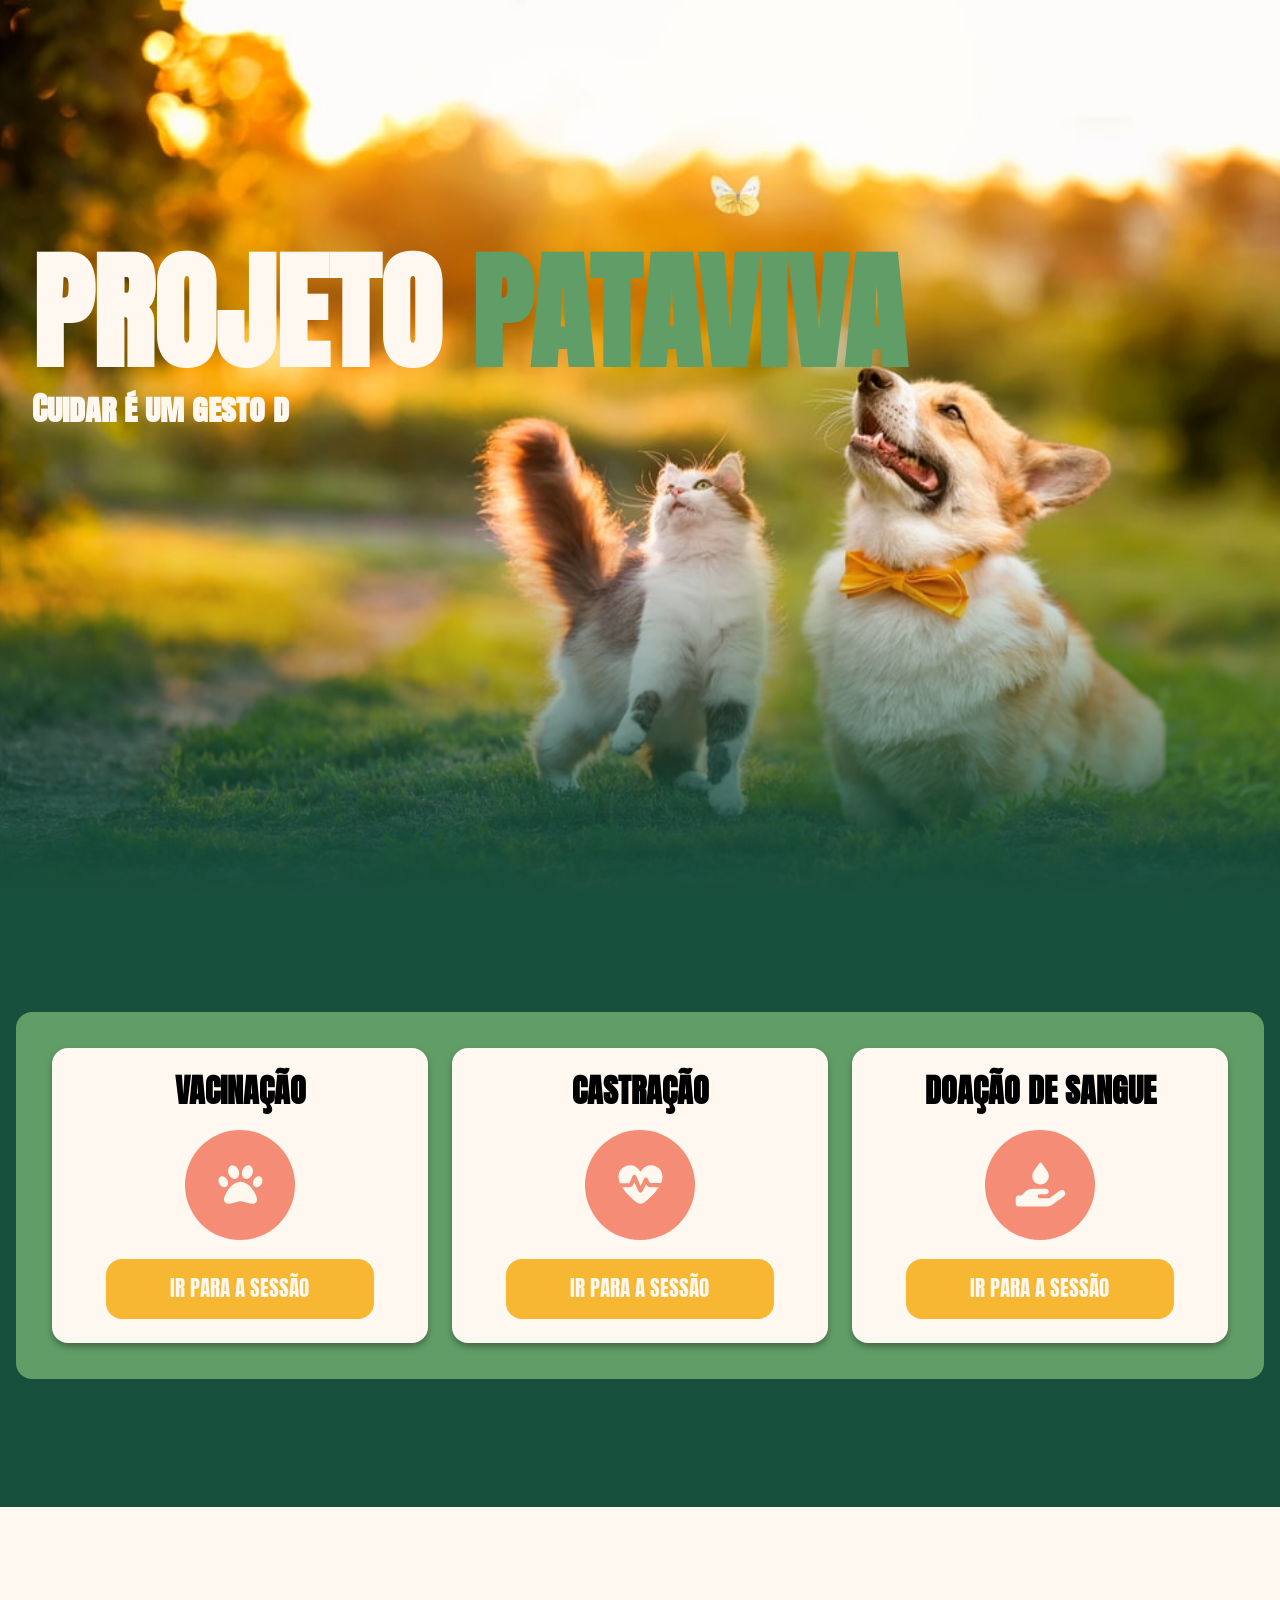
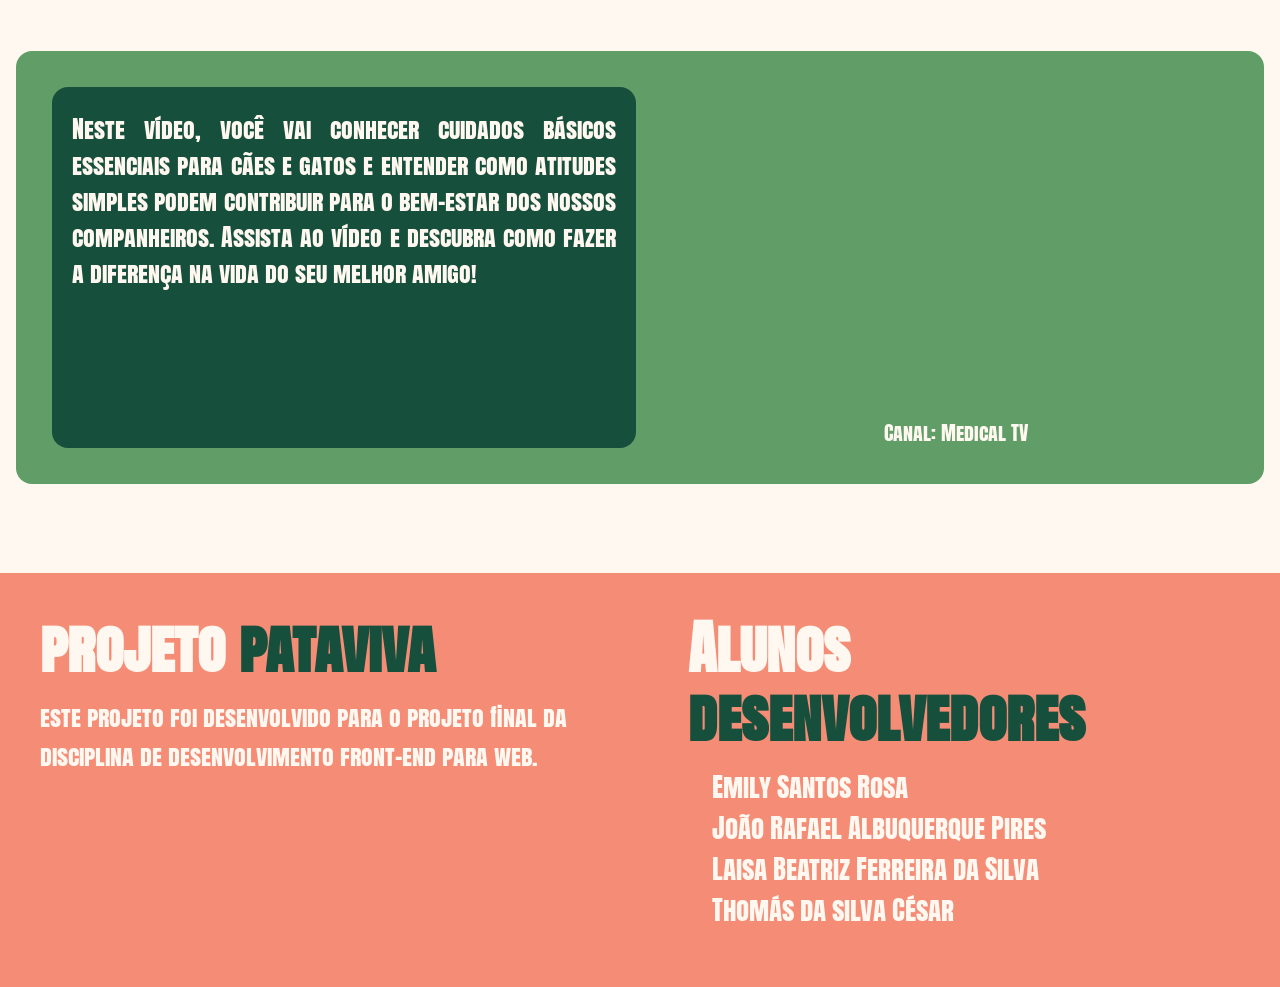
<file: index.html>
<!DOCTYPE html>
<html lang="pt-BR">
<head>
    <meta charset="UTF-8">
    <meta name="viewport" content="width=device-width, initial-scale=1.0">
    <link rel="stylesheet" href="/css/index.css">
    <title>Pataviva</title>
</head>
<body>

    <section id="banner">
        <div class="banner">
            <h1>projeto <strong>pataviva</strong></h1>
            <h3 class="texto-animado">Cuidar é um gesto de amor. Proteger é um compromisso.</h3>
        </div>
    </section>

    <section id="sessoes">
        <div class="container-sessao">
            <h1 class="texto-animado">Saiba as principais maneiras de cuidar do seu Pet!</h1>
            <div class="painel-cards">
                <div class="card-vacinacao">
                    <h3>Vacinação</h3>
                    <div class="circulo-card"></div>
                    <div class="botao-sessao">
                        <a href="/pages/vacinacao.html">ir para a sessão</a>
                    </div>
                </div>
                <div class="card-castracao">
                    <h3>Castração</h3>
                    <div class="circulo-card"></div>
                    <div class="botao-sessao">
                        <a href="/pages/castracao.html">ir para a sessão</a>
                    </div>
                </div>
                <div class="card-doacao">
                    <h3>doação de sangue</h3>
                    <div class="circulo-card"></div>
                    <div class="botao-sessao">
                        <a href="/pages/doacao.html">ir para a sessão</a>
                    </div>
                </div>
            </div>
        </div>
    </section>

    <section id="video">
        <h1 class="texto-animado">Cuidar é proteger seu melhor amigo!</h1>
        <div class="container-video">
            <div class="card-texto">
                <p>Neste vídeo, você vai conhecer cuidados básicos essenciais para cães e gatos e entender como atitudes simples podem contribuir para o bem-estar dos nossos companheiros. Assista ao vídeo e descubra como fazer a diferença na vida do seu melhor amigo!</p>
            </div>
            <div class="card-video">
                <iframe src="https://www.youtube.com/embed/X2qbrrYsVKo" title="Cuidados básicos para cães e gatos" allowfullscreen></iframe>
            </div>
        </div>
    </section>
    
    <footer>
        <div class="footer-box">
            <h3>projeto <strong>pataviva</strong></h3>
            <p>este projeto foi desenvolvido para o projeto final da disciplina de desenvolvimento front-end para web.</p>
        </div>
        <div class="footer-box">
            <h3>Alunos <strong>desenvolvedores</strong></h3>
            <ul>
                <li>Emily Santos Rosa</li>
                <li>João Rafael Albuquerque Pires</li>
                <li>Laisa Beatriz Ferreira da Silva</li>
                <li>Thomás da silva César</li>
            </ul>
        </div>
    </footer>
    <script src="/js/script.js"></script>
</body>
</html>
</file>
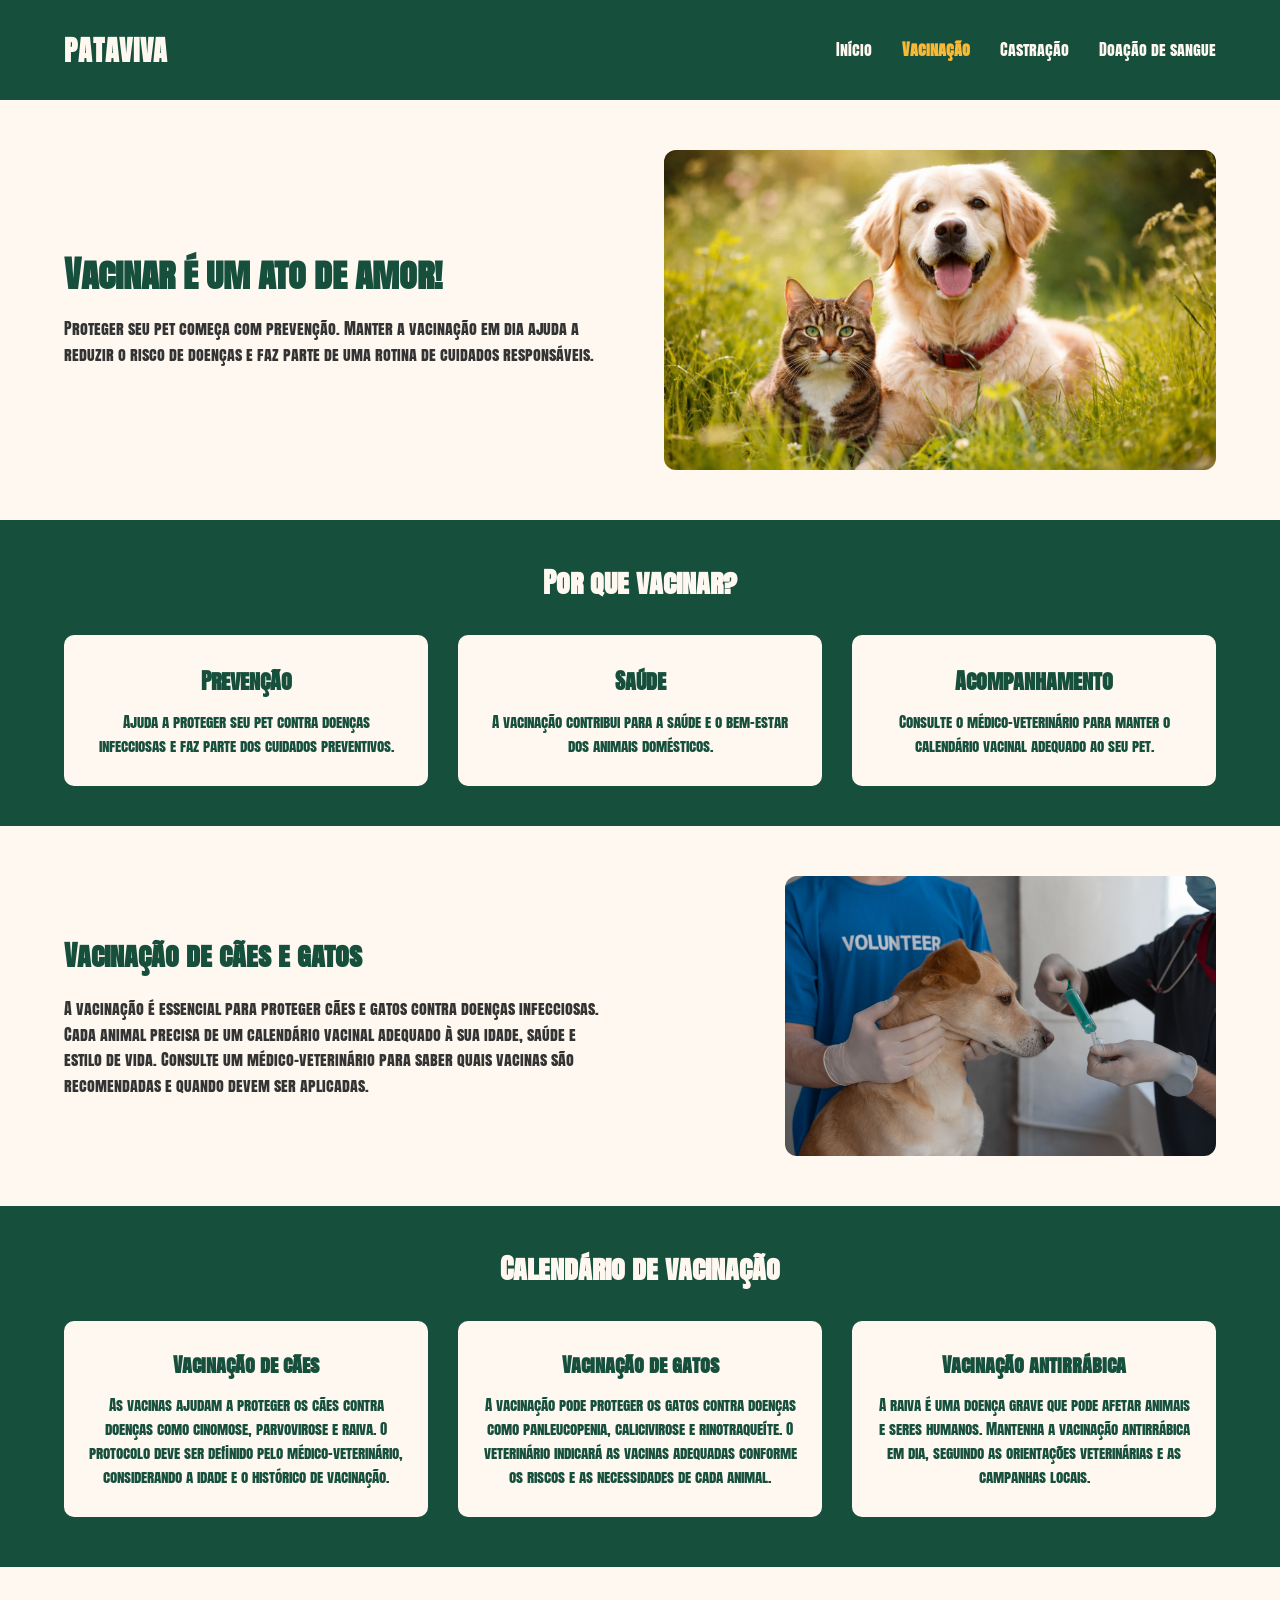
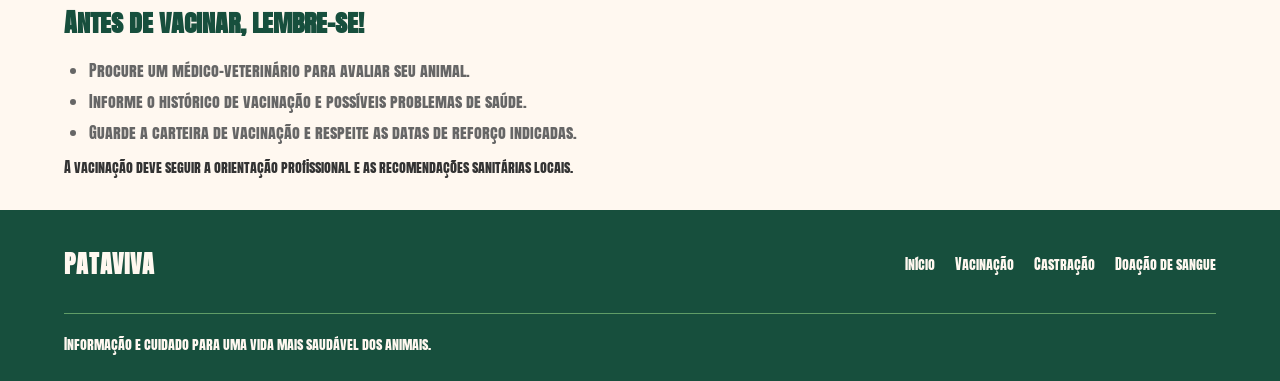
<file: pages/vacinacao.html>
<!DOCTYPE html>
<html lang="pt-BR">
<head>
    <meta charset="UTF-8">
    <meta name="viewport" content="width=device-width, initial-scale=1.0">
    <title>Pataviva - Vacinação</title>
    <link rel="stylesheet" href="../css/vacinacao.css">
</head>
<body>
    <header id="cabecalho" class="cabecalho">
        <a href="../index.html" class="cabecalho__logo">PATAVIVA</a>
        
        <nav class="navegacao" aria-label="Navegação principal">
            <ul class="navegacao__lista">
                <li class="navegacao__item">
                    <a href="../index.html" class="navegacao__link">Início</a>
                </li>

                <li class="navegacao__item">
                    <a href="./vacinacao.html"
                       class="navegacao__link navegacao__link--ativo"
                       aria-current="page">
                        Vacinação
                    </a>
                </li>

                <li class="navegacao__item">
                    <a href="./castracao.html" class="navegacao__link">
                        Castração
                    </a>
                </li>

                <li class="navegacao__item">
                    <a href="./doacao.html" class="navegacao__link">
                        Doação de sangue
                    </a>
                </li>
            </ul>
        </nav>
    </header>
    
    <main>
        <section id="banner-principal" class="banner">
            <div class="banner__conteudo">
                <h1 class="banner__titulo">
                    Vacinar é um ato de amor!
                </h1>

                <p class="banner__descricao">
                    Proteger seu pet começa com prevenção. Manter a vacinação
                    em dia ajuda a reduzir o risco de doenças e faz parte de
                    uma rotina de cuidados responsáveis.
                </p>
            </div>

            <div class="banner__imagem-container">
                <img
                src="../img/pets-hero.jpg" 
                alt="Cão e gato juntos na grama"
                class="banner__imagem"
                width="580"
                height="387"
                >
            </div>
        </section>
    
    <section id="por-que-vacinar" class="beneficios">
        <div class="beneficios__container">
            <h2 class="beneficios__titulo">
                Por que vacinar?
            </h2>

            <div class="beneficios__lista">
                <article class="beneficio-card">
                    <h3 class="beneficio-card__titulo">
                        Prevenção
                    </h3>

                    <p class="beneficio-card__descricao">
                        Ajuda a proteger seu pet contra doenças infecciosas e faz parte dos cuidados preventivos.
                    </p>
                </article>

                <article class="beneficio-card">
                    <h3 class="beneficio-card__titulo">
                        Saúde
                    </h3>

                    <p class="beneficio-card__descricao">
                        A vacinação contribui para a saúde e o bem-estar dos animais domésticos.
                    </p>
                </article>
                
                <article class="beneficio-card">
                    <h3 class="beneficio-card__titulo">
                        Acompanhamento
                    </h3>

                    <p class="beneficio-card__descricao">
                        Consulte o médico-veterinário para manter o calendário vacinal adequado ao seu pet.
                    </p>
                </article>
            </div>
        </div>
    </section>

    <section id="vacinacao-pets" class="vacinacao-pets">
        <div class="vacinacao-pets__conteudo">
            <h2 class="vacinacao-pets__titulo">
                Vacinação de cães e gatos
            </h2>

            <p class="vacinacao-pets__descricao">
                A vacinação é essencial para proteger cães e gatos contra
                doenças infecciosas. Cada animal precisa de um calendário
                vacinal adequado à sua idade, saúde e estilo de vida.
                Consulte um médico-veterinário para saber quais vacinas
                são recomendadas e quando devem ser aplicadas.
            </p>
        </div>

        <div class="vacinacao-pets__imagem-container">
            <img 
            src="../img/vacinacao-cao.jpg" 
            alt="Cachorro recebendo uma vacina em uma clínica veterinária"
            class="vacinacao-pets__imagem"
            width="431"
            height="287"
            >
        </div>
    </section>

    <section id="calendario-vacinacao" class="calendario">
        <div class="calendario__container">
            <h2 class="calendario__titulo">
                Calendário de vacinação
            </h2>

            <div class="calendario__lista">
                <article class="calendario-card">
                    <h3 class="calendario-card__titulo">
                        Vacinação de cães
                    </h3>

                    <p class="calendario-card__descricao">
                        As vacinas ajudam a proteger os cães contra doenças
                        como cinomose, parvovirose e raiva. O protocolo deve
                        ser definido pelo médico-veterinário, considerando
                        a idade e o histórico de vacinação.
                    </p>
                </article>

                <article class="calendario-card">
                    <h3 class="calendario-card__titulo">
                        Vacinação de gatos
                    </h3>

                    <p class="calendario-card__descricao">
                        A vacinação pode proteger os gatos contra doenças
                        como panleucopenia, calicivirose e rinotraqueíte.
                        O veterinário indicará as vacinas adequadas conforme
                        os riscos e as necessidades de cada animal.
                    </p>
                </article>

                <article class="calendario-card">
                    <h3 class="calendario-card__titulo">
                        Vacinação antirrábica
                    </h3>

                    <p class="calendario-card__descricao">
                        A raiva é uma doença grave que pode afetar animais
                        e seres humanos. Mantenha a vacinação antirrábica
                        em dia, seguindo as orientações veterinárias e as
                        campanhas locais.
                    </p>
                </article>
            </div>
        </div>
    </section>

    
    <section id="cuidados-vacinacao" class="cuidados">
        <div class="cuidados__container">
            <h2 class="cuidados__titulo">
                Antes de vacinar, lembre-se!
            </h2>

            <ul class="cuidados__lista">
                <li>
                    Procure um médico-veterinário para avaliar seu animal.
                </li>
                <li>
                    Informe o histórico de vacinação e possíveis problemas de saúde.
                </li>
                <li>
                    Guarde a carteira de vacinação e respeite as datas de reforço indicadas.
                </li>
            </ul>

            <p class="cuidados__descricao">
                A vacinação deve seguir a orientação profissional e as recomendações sanitárias locais.
            </p>
        </div>
    </section>

    </main>

    <footer id="rodape" class="rodape">
        <div class="rodape__container">
            <a href="../index.html" class="rodape__logo">
                PATAVIVA
            </a>
            
            <nav class="rodape__navegacao" aria-label="Navegação do rodapé">
                <ul class="rodape__lista">
                    <li class="rodape__item">
                        <a href="../index.html" class="rodape__link">Início</a>
                    </li>
                    
                    <li class="rodape__item">
                        <a href="./vacinacao.html" class="rodape__link" aria-current="page">Vacinação</a>
                    </li>

                    <li class="rodape__item">
                        <a href="./castracao.html" class="rodape__link">Castração</a>
                    </li>

                    <li class="rodape__item">
                        <a href="./doacao.html" class="rodape__link">Doação de sangue</a>
                    </li>
                </ul>
            </nav>
        </div>

        <div class="rodape__base">
            <p class="rodape__descricao">
                Informação e cuidado para uma vida mais saudável dos animais.
            </p>
        </div>
    </footer>
</body>
</html>
</file>
<file: css/index.css>
@import url('https://fonts.googleapis.com/css2?family=Anton+SC:wght@400&display=swap');

:root {
    --amarelo: #F7B733;
    --verde-claro: #609D67;
    --verde-escuro: #174F3D;
    --coral: #F58C76;
    --creme: #FFF8F0;
    --branco: #FFFFFF;
    --preto: #000000;
}

* {
    margin: 0;
    padding: 0;
    box-sizing: border-box;
}

body {
    font-family: 'Anton SC', sans-serif;
    background-color: var(--creme);
    color: var(--preto);
}

section {
    width: 100%;
    height: auto;
    margin: auto;
    position: relative;
    overflow: hidden;
}

.banner {
    height: 100vh;
    background-image:
        linear-gradient(
            to bottom,
            transparent 60%,
            var(--verde-escuro) 100%
        ),
        url("../assets/icons/foto-gato-cachorro.jpg");
    background-size: cover;
    background-position: center center;
    display: flex;
    flex-direction: column;
    justify-content: center;
    align-items: flex-start;
    padding: clamp(1rem, 2rem, 2rem);
    padding-bottom: 250px;
}


.banner h1 {
    font-size: clamp(3vw, 10vw, 10vw);
    line-height: 1;
    text-transform: uppercase;
    color: var(--creme);
}

.banner h1 strong {
    color: var(--verde-claro);
}

.banner h3 {
    max-width: 55%;
    margin-top: 0.5rem;
    font-size: clamp(1rem, 2.5rem, 2rem);
    line-height: 1.5;
    color: var(--creme);
}

#sessoes {
    background-color: var(--verde-escuro);
    padding: clamp(2.5rem, 6rem, 5rem) 1rem clamp(4rem, 9rem, 8rem);
}

.container-sessao {
    margin: 0 auto;
}

.container-sessao h1 {
    text-align: center;
    text-transform: uppercase;
    font-size: clamp(2.2rem, 5rem, 5.4rem);
    color: var(--creme);
    margin-bottom: 2rem;
}

.painel-cards {
    display: grid;
    grid-template-columns: repeat(3, minmax(0, 1fr));
    gap: 1.5rem;
    padding: 2.25rem;
    background-color: var(--verde-claro);
    border-radius: 16px;
}

.card-vacinacao,
.card-castracao,
.card-doacao {
    display: flex;
    flex-direction: column;
    align-items: center;
    justify-content: space-between;
    gap: 1.5vw;
    padding: 1.5rem 1.25rem;
    background-color: var(--creme);
    border-radius: 16px;
    box-shadow: 0 4px 6px rgba(0, 0, 0, 0.3);
}

.card-vacinacao h3,
.card-castracao h3,
.card-doacao h3 {
    display: flex;
    align-items: center;
    justify-content: center;
    text-align: center;
    text-transform: uppercase;
    font-size: clamp(1.5rem, 2rem, 2.2rem);
    line-height: 1.2;
    color: var(--preto);
}

.circulo-card {
    width: clamp(90px, 110px, 120px);
    aspect-ratio: 1 / 1;
    border-radius: 50%;
    background-color: var(--coral);
    background-repeat: no-repeat;
    background-position: center;
    background-size: 50%;
}

.card-vacinacao .circulo-card {
    background-image: url("../assets/icons/paw-solid-full.svg");
}

.card-castracao .circulo-card {
    background-image: url("../assets/icons/heart-pulse-solid-full.svg");
}

.card-doacao .circulo-card {
    background-image: url("../assets/icons/hand-holding-droplet-solid-full.svg");
}

.botao-sessao {
    width: 80%;
    background-color: #F7B733;
    border-radius: 16px;
    transition: transform 0.3s ease;
}

.botao-sessao a {
    display: block;
    width: 100%;
    padding: 0.9rem 0.5rem;
    text-align: center;
    text-transform: uppercase;
    font-size: clamp(1rem, 1.3rem, 1.3rem);
    color: var(--creme);
    text-decoration: none;
    border-radius: 10px;
}

.botao-sessao:hover {
    transform: scale(0.9);
}

#video {
    background-color: var(--creme);
    padding: clamp(2.5rem, 5rem, 5rem) 1rem clamp(3rem, 7vw, 6rem);
}

#video h1 {
    text-align: center;
    font-size: clamp(2.2rem, 5.4rem, 5.4rem);
    line-height: 1.3;
    color: var(--coral);
    margin: 0 auto clamp(2rem, 5vw, 4.5rem);
}

.container-video {
    display: flex;
    align-items: stretch;
    gap: 3rem;
    max-width: 100%;
    margin: 0 auto;
    padding: clamp(1rem, 2.5rem, 2.25rem);
    background-color: var(--verde-claro);
    border-radius: 16px;
}

.card-texto {
    flex: 1 1 0;
    padding: 1.5rem 1.25rem;
    background-color: var(--verde-escuro);
    border-radius: 16px;
}

.card-texto p {
    text-align: justify;
    font-size: clamp(1rem, 1.5rem, 1.5rem);
    line-height: 1.5;
    color: var(--creme);
}

.card-video {
    flex: 1 1 0;
    display: flex;
    flex-direction: column;
    justify-content: space-between;
    gap: 1.5rem;
}

.card-video iframe {
    width: 100%;
    aspect-ratio: 16 / 9;
    border: 0;
    border-radius: 16px;
}

.card-video::after {
    content: "Canal: Medical TV";
    text-align: center;
    font-size: clamp(1.1rem, 1.6vw, 1.6rem);
    color: var(--creme);
}

footer {
    display: grid;
    grid-template-columns: 1fr 1fr;
    gap: 2rem clamp(2rem, 6rem, 6rem);
    padding: clamp(1.5rem, 3rem, 2.5rem) clamp(1rem, 2.5rem, 3rem) clamp(2.5rem, 3.5rem, 4.5rem);
    background-color: var(--coral);
    color: var(--creme);
}

.footer-box h3 {
    font-size: clamp(2rem, 3.6rem, 3.6rem);
    line-height: 1.2;
    margin-bottom: 1rem;
    color: var(--creme);
}

.footer-box h3 strong {
    color: var(--verde-escuro);
}

.footer-box p {
    font-size: clamp(1rem, 1.5rem, 1.5rem);
    line-height: 1.6;
}

.footer-box ul {
    list-style: none;
    padding-left: 1.5rem;
}

.footer-box li {
    font-size: clamp(1.1rem, 1.7rem, 1.7rem);
    line-height: 1.5;
}

.footer-box li::marker {
    color: var(--creme);
}

@media (max-width: 1024px) {

    .banner {
        padding: 2rem;
        padding-bottom: 180px;
        background-position: center;
    }

    .banner h1 {
        font-size: clamp(3.5rem, 9vw, 7rem);
    }

    .banner h3 {
        max-width: 70%;
        font-size: 1.8rem;
    }

    .painel-cards {
        grid-template-columns: repeat(2, minmax(0, 1fr));
        padding: 1.5rem;
        gap: 1.25rem;
    }

    .card-vacinacao,
    .card-castracao,
    .card-doacao {
        gap: 1.5rem;
    }

    .container-video {
        gap: 1.5rem;
        padding: 1.5rem;
    }

    .card-texto {
        padding: 1.25rem;
    }

    footer {
        gap: 2rem;
    }
}

@media (max-width: 768px) {

    .banner {
        min-height: 85vh;
        height: auto;
        padding: 2rem 1.5rem;
        padding-bottom: 180px;
        background-position: center;
    }

    .banner h1 {
        font-size: clamp(3rem, 11vw, 5rem);
    }

    .banner h3 {
        max-width: 90%;
        font-size: clamp(1.1rem, 4vw, 1.5rem);
    }

    #sessoes {
        padding: 3rem 1rem 4rem;
    }

    .container-sessao h1 {
        font-size: clamp(2rem, 7vw, 3.5rem);
        margin-bottom: 1.5rem;
    }

    .painel-cards {
        grid-template-columns: 1fr;
        gap: 1.5rem;
        padding: 1.25rem;
    }

    .card-vacinacao,
    .card-castracao,
    .card-doacao {
        gap: 1.25rem;
        padding: 1.5rem 1rem;
    }

    .card-vacinacao h3,
    .card-castracao h3,
    .card-doacao h3 {
        font-size: 1.7rem;
    }

    .circulo-card {
        width: 100px;
    }

    .botao-sessao {
        width: 90%;
    }

    .botao-sessao a {
        font-size: 1.1rem;
    }

    #video {
        padding: 3rem 1rem;
    }

    #video h1 {
        font-size: clamp(2rem, 8vw, 3.5rem);
        margin-bottom: 2rem;
    }

    .container-video {
        flex-direction: column;
        gap: 1.5rem;
        padding: 1.25rem;
    }

    .card-texto {
        padding: 1.5rem;
    }

    .card-texto p {
        font-size: 1.1rem;
    }

    .card-video {
        gap: 1rem;
    }

    .card-video::after {
        font-size: 1.1rem;
    }

    footer {
        grid-template-columns: 1fr;
        gap: 2rem;
        padding: 2rem 1.5rem 3rem;
    }

    .footer-box h3 {
        font-size: 2.5rem;
    }

    .footer-box p {
        font-size: 1.1rem;
    }

    .footer-box li {
        font-size: 1.2rem;
    }
}
</file>
<file: css/vacinacao.css>
@import url('https://fonts.googleapis.com/css2?family=Anton+SC:wght@400&display=swap');

/* 1. Cores do projeto */
:root {
    --verde-escuro: #174F3D;
    --verde-claro: #609D67;
    --amarelo: #FBB832;
    --coral: #F58B73;
    --creme: #FFF8F0;
    --texto: #333333;
}

/* 2. Remover os espaçamentos padrão */
* {
    margin: 0;
    padding: 0;
    box-sizing: border-box;
}

/* 3. Configuração gerais da página */
body {
    font-family: 'Anton SC', sans-serif;
    background-color: var(--creme);
    color: var(--texto);
    line-height: 1.6;
}

/* 4. Imagens responsivas */
img {
    display: block;
    max-width: 100%;
    height: auto;
}

/* 5. Links e listas */
a {
    text-decoration: none;
}

ul {
    list-style: none;
}

/* Segunda Etapa: Configurar o cabeçalho */

/* Cabeçalho */
.cabecalho {
    background-color: var(--verde-escuro);
    min-height: 100px;
    padding: 20px 5%;

    display: flex;
    align-items: center;
    justify-content: space-between;
    gap: 30px;
}

/* Logo */
.cabecalho__logo {
    color: var(--creme);
    font-size: 28px;
    font-weight: 700;
    letter-spacing: 1px;
}

/* Lista de navegação */
.navegacao__lista {
    display: flex;
    align-items: center;
    gap: 30px;
}

/* Links do menu */
.navegacao__link {
    color: var(--creme);
    font-size: 16px;
    transition: color 0.2s ease;
}

/* Efeito ao passar o mouse */
.navegacao__link:hover {
    color: var(--amarelo);
}

/* Página atual */
.navegacao__link--ativo {
    color: var(--amarelo);
    font-weight: 700;
}

/* Seção: Por que vacinar? */
.beneficios {
    background-color: #174F3D;
    padding: 40px 5%;
    color: #FFF8F0;
}

.beneficios__container {
    max-width: 1400px;
    margin: 0 auto;
}

.beneficios__titulo {
    color: #FFF8F0;
    text-align: center;
    font-size: 28px;
    margin-bottom: 30px;
}

.beneficios__lista {
    display: grid;
    grid-template-columns: repeat(3, minmax(0, 1fr));
    gap: 30px;
}

.beneficio-card {
    background-color: #FFF8F0;
    color: #174F3D;
    padding: 28px 24px;
    border-radius: 10px;
    text-align: center;
}

.beneficio-card__titulo {
    font-size: 22px;
    margin-bottom: 12px;
}

.beneficio-card__descricao {
    font-size: 15px;
}

/* Terceira Etapa: Configurando os banners*/

/* Banner principal */
.banner {
    display: flex;
    align-items: center;
    justify-content: space-between;
    gap: 50px;

    padding: 50px 5%;
    background-color: var(--creme);
}

.banner__conteudo {
    flex: 1;
    max-width: 550px;
}

.banner__titulo {
    color: var(--verde-escuro);
    font-size: 36px;
    line-height: 1.2;
    margin-bottom: 20px;
}

.banner__descricao {
    font-size: 16px;
}

.banner__imagem-container {
    flex: 1;
    max-width: 580px;
}

.banner__imagem {
    width: 100%;
    height: 320px;
    object-fit: cover;
    border-radius: 12px;
}

/* Seção de vacinação de cães e gatos */
.vacinacao-pets {
    display: flex;
    align-items: center;
    justify-content: space-between;
    gap: 50px;

    padding: 50px 5%;
    background-color: var(--creme);
}

.vacinacao-pets__conteudo {
    flex: 1;
    max-width: 550px;
}

.vacinacao-pets__titulo {
    color: var(--verde-escuro);
    font-size: 28px;
    margin-bottom: 18px;
}

.vacinacao-pets__descricao {
    font-size: 16px;
}

.vacinacao-pets__imagem-container {
    flex: 1;
    max-width: 431px;
}

.vacinacao-pets__imagem {
    width: 100%;
    height: 280px;
    object-fit: cover;
    border-radius: 12px;
}


/* Seção do calendário de vacinação */
.calendario {
    background-color: var(--verde-escuro);
    padding: 40px 5% 50px;
}

.calendario__container {
    max-width: 1400px;
    margin: 0 auto;
}

.calendario__titulo {
    color: var(--creme);
    text-align: center;
    font-size: 28px;
    margin-bottom: 30px;
}

.calendario__lista {
    display: grid;
    grid-template-columns: repeat(3, minmax(0, 1fr));
    gap: 30px;
}

.calendario-card {
    background-color: var(--creme);
    color: var(--verde-escuro);
    padding: 28px 24px;
    border-radius: 10px;
    text-align: center;
}

.calendario-card__titulo {
    font-size: 20px;
    margin-bottom: 12px;
}

.calendario-card__descricao {
    font-size: 15px;
}


/* Seção de cuidados antes da vacinação */
.cuidados {
    background-color: var(--creme);
    padding: 35px 5% 30px;
}

.cuidados__container {
    max-width: 1400px;
    margin: 0 auto;
}

.cuidados__titulo {
    color: var(--verde-escuro);
    font-size: 26px;
    margin-bottom: 15px;
}

.cuidados__lista {
    list-style: disc;
    padding-left: 25px;
    margin-bottom: 12px;
}

.cuidados__lista li {
    color: #666666;
    font-size: 16px;
    margin-bottom: 5px;
}

.cuidados__descricao {
    font-size: 14px;
    color: var(--texto);
}


/*Quarta Etapa: Configurando o rodapé */

/* Rodapé */
.rodape {
    background-color: var(--verde-escuro);
    color: var(--creme);
    padding: 35px 5% 25px;
}

.rodape__container {
    display: flex;
    align-items: center;
    justify-content: space-between;
    gap: 30px;
    padding-bottom: 30px;
}

.rodape__logo {
    color: var(--creme);
    font-size: 24px;
    font-weight: 700;
    letter-spacing: 1px;
}

.rodape__lista {
    display: flex;
    align-items: center;
    flex-wrap: wrap;
    gap: 20px;
}

.rodape__link {
    color: var(--creme);
    font-size: 14px;
}

.rodape__link:hover {
    color: var(--amarelo);
}

.rodape__base {
    border-top: 1px solid var(--verde-claro);
    padding-top: 20px;
}

.rodape__descricao {
    font-size: 14px;
}
</file>
